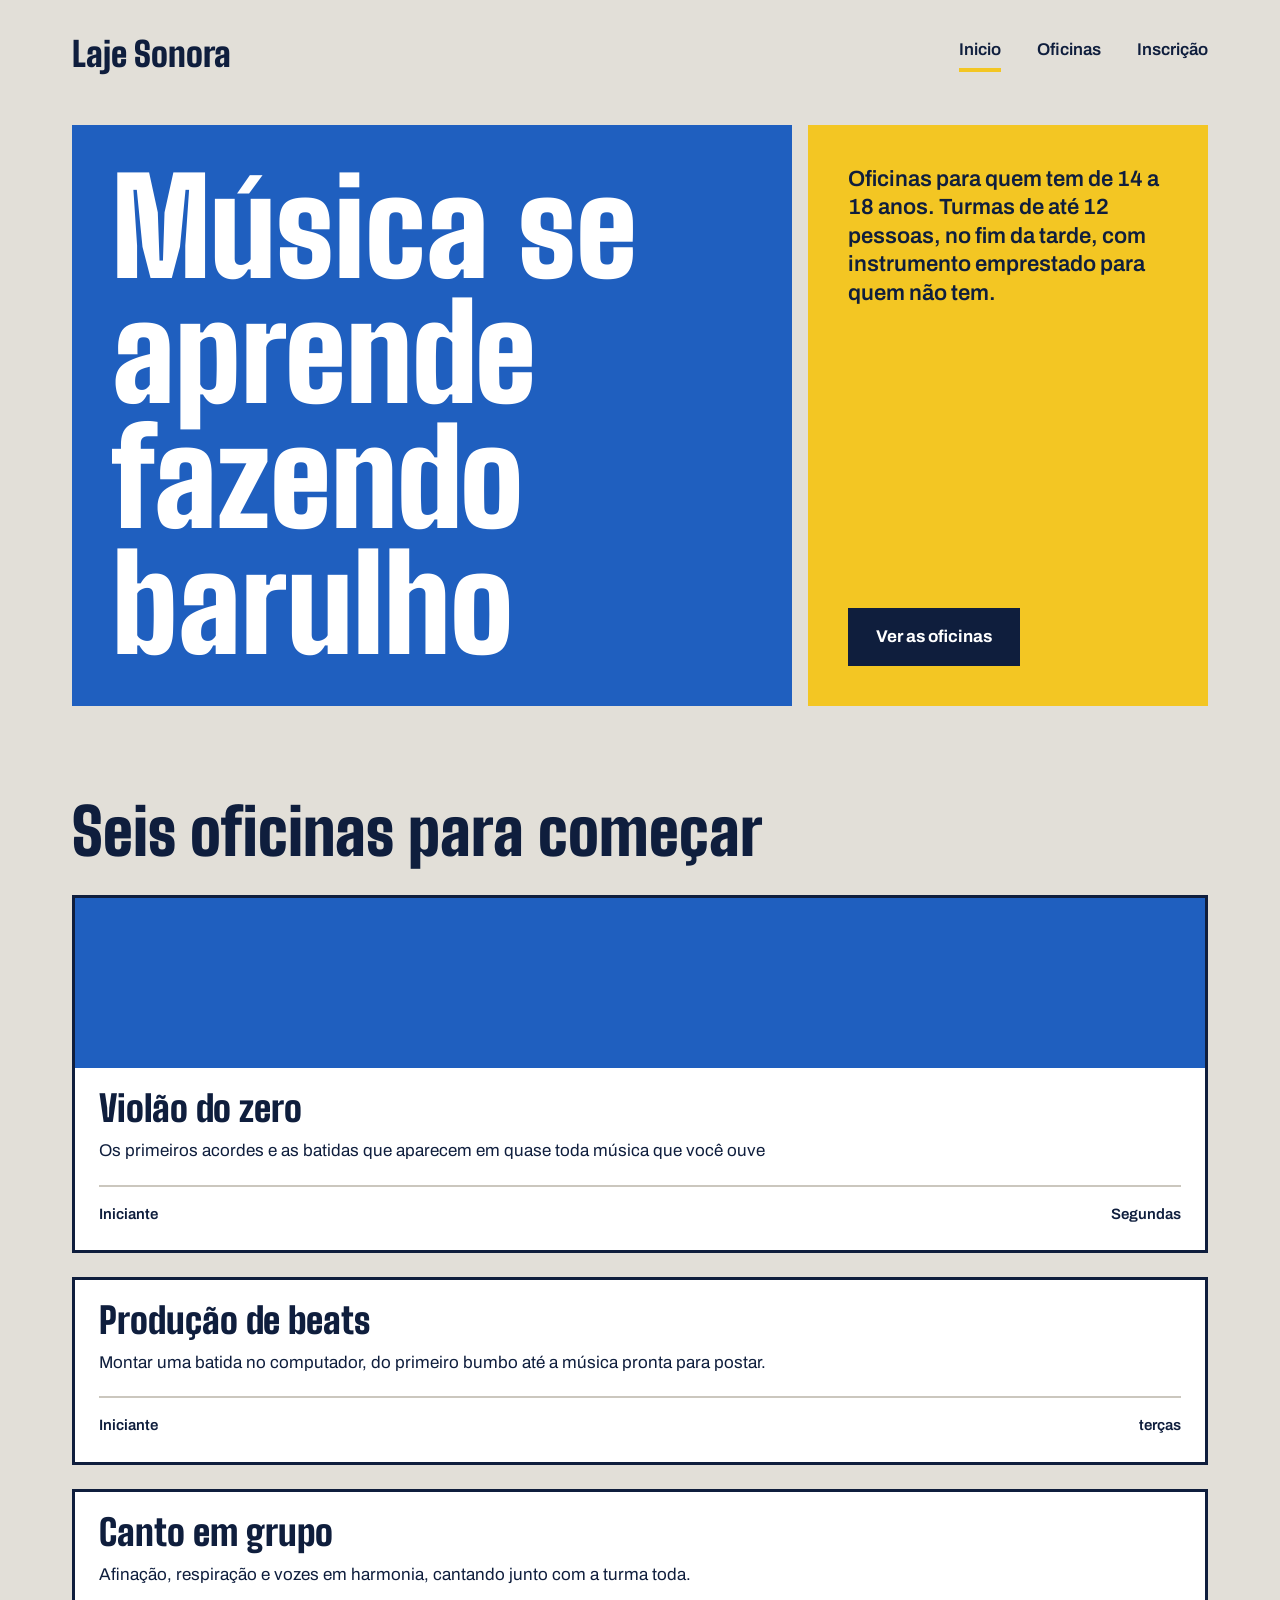
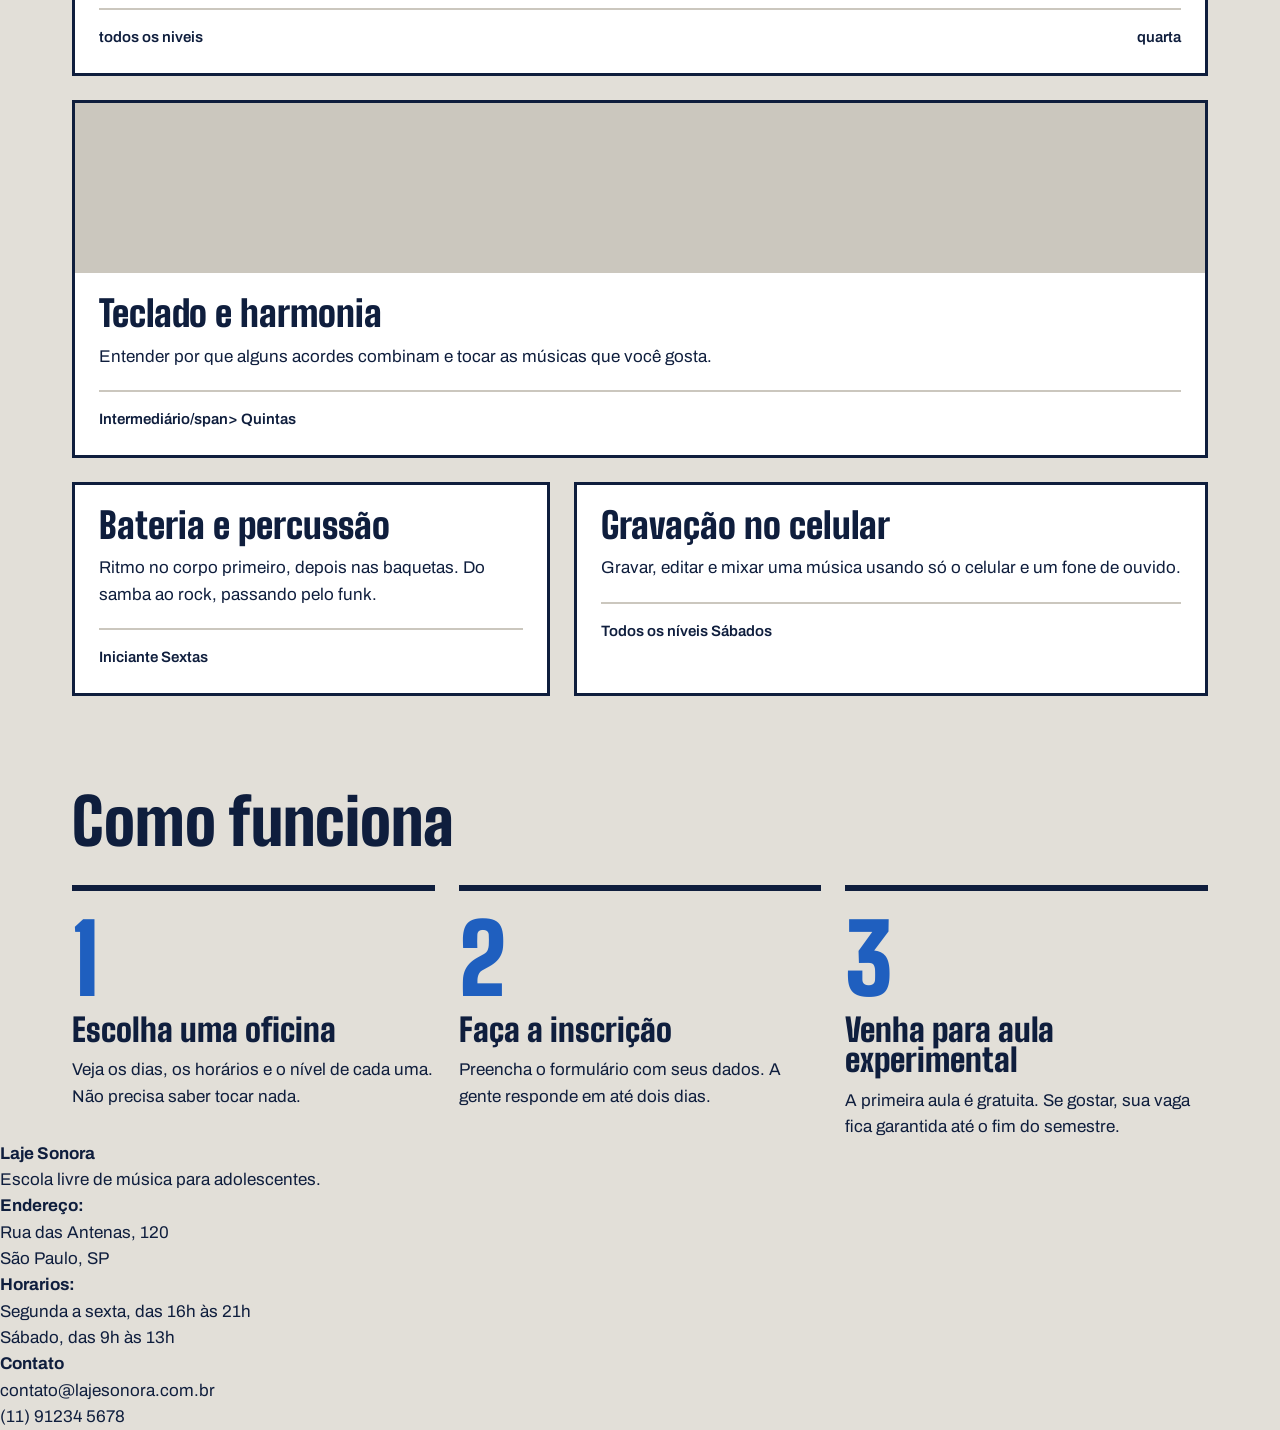
<file: index.html>
<!DOCTYPE html>
<html lang="pt-br">
<head>
    <meta charset="UTF-8">
    <meta name="viewport" content="width=device-width, initial-scale=1.0">

<link rel="preconnect" href="https://fonts.googleapis.com">
<link rel="preconnect" href="https://fonts.gstatic.com" crossorigin>
<link href="https://fonts.googleapis.com/css2?family=Archivo:ital,wght@0,100..900;1,100..900&family=Big+Shoulders:opsz,wght@10..72,100..900&display=swap" rel="stylesheet">

    <link rel="stylesheet" href="index.css">
    <title>Laje Sonora | Início</title>
    
</head>
<body>
    <header class="conteudo topo">
        <a href="index.html" class="logo">Laje Sonora</a>

        <nav class="menu">
            <a class="atual" href="./index.html">Inicio</a>
            <a href="./oficinas.html">Oficinas</a>
            <a href="./inscricao.html">Inscrição</a>
            
        </nav>
    </header>

    <main>
        <section class="conteudo cartazes">
            <div class="cartaz cartaz-principal">
                <h1>Música se aprende fazendo barulho</h1>
            </div>
            <div class="cartaz cartaz-lateral">
                <p>Oficinas para quem tem de 14 a 18 anos. Turmas de até 12 pessoas, no fim da tarde, com instrumento emprestado para quem não tem.</p>
                <a href="./oficinas.html" class="botao">Ver as oficinas</a>
            </div>
        </section>
        <section class="conteudo secao">
            <h2 class="titulo-secao">Seis oficinas para começar</h2>
            <div class="cards">
                <article class="card">
                    <div class="foto foto-azul"></div>
                    <div class="card-texto">
                        <h3>Violão do zero</h3>
                        <p> Os primeiros acordes e as batidas que aparecem em quase toda música que você ouve</p>
                        <div class="card-info">
                            <span>Iniciante</span>
                            <span>Segundas</span>
                        </div>
                    </div>
                </article>
                <div class="cards">
                    <article class="card">
                        <div class="foto-amarela"></div>
                        <div class="card-texto">
                            <h3>Produção de beats</h3>
                            <p>Montar uma batida no computador, do primeiro bumbo até a música pronta para postar.</p>
                            <div class="card-info">
                                <span>Iniciante</span>
                                <span>terças</span>
                            </div>
                        </div>
                    </article>
                    <div class="cards">
                        <article class="card">
                            <div class="foto-tinta"></div>
                            <div class="card-texto">
                                <h3>Canto em grupo</h3>
                                <p>Afinação, respiração e vozes em harmonia, cantando junto com a turma toda.</p>
                                <div class="card-info">
                                    <span>todos os niveis</span>
                                    <span>quarta</span>
                                </div>
                            </div>
                        </article>
                        <div class="cards">
                            <article class="card">
                                <div class="foto"></div>
                                <div class="card-texto">
                                    <h3>Teclado e harmonia</h3>
                                    <p>Entender por que alguns acordes combinam e tocar as músicas que você gosta.</p>
                                    <div class="card-info">
                                        <span>Intermediário/span>
                                        <span>Quintas</span>
                                    </div>
                                </div>
                            </article>
                            <div class="cards">
                                <article class="card">
                                    <div class="foto-azul"></div>
                                    <div class="card-texto">
                                        <h3>Bateria e percussão</h3>
                                        <p>Ritmo no corpo primeiro, depois nas baquetas. Do samba ao rock, passando pelo funk.</p>
                                        <div class="card-info">
                                            <span>Iniciante<span>
                                            <span>Sextas</span>
                                        </div>
                                    </div>
                                </article>
                                <div class="cards">
                                    <article class="card">
                                        <div class="foto-amarela"></div>
                                        <div class="card-texto">
                                            <h3>Gravação no celular</h3>
                                            <p>Gravar, editar e mixar uma música usando só o celular e um fone de ouvido.</p>
                                            <div class="card-info">
                                                <span>Todos os níveis<span>
                                                <span>Sábados</span>
                                            </div>
                                        </div>
                                    </article>
            </div>
        </section>
        <section class="conteudo secao ">
            <h2 class="titulo-secao">Como funciona</h2>
            <div class="passos">
                <div class="passo">
                    <p class="passo-numero">1</p>
                    <h3>Escolha uma oficina</h3>
                    <p>Veja os dias, os horários e o nível de cada uma. Não precisa saber tocar nada.</p>
                </div>
                <div class="passo">
                    <p class="passo-numero">2</p>
                    <h3>Faça a inscrição</h3>
                    <p>Preencha o formulário com seus dados. A gente responde em até dois dias.</p>
                </div>
                <div class="passo">
                    <p class="passo-numero">3</p>
                    <h3>Venha para aula experimental</h3>
                    <p>A primeira aula é gratuita. Se gostar, sua vaga fica garantida até o fim do semestre.</p>
                </div>
            </div>
        </section>
    </main>
    <footer class="radape">
        <div class="conteudo-rodape-colunas">
            <div class="rodape-coluna">
                <h4>Laje Sonora</h4>
                <p>Escola livre de música para adolescentes.</p>
            </div>
            <div class="rodape-coluna">
                <h4>Endereço:</h4>
                <p>Rua das Antenas, 120  <br>São Paulo, SP</p>
            </div>
            <div class="rodape-coluna">
                <h4>Horarios:</h4>
                <p>Segunda a sexta, das 16h às 21h <br>Sábado, das 9h às 13h</p>
            </div>
            <div class="rodape-coluna">
                <h4>Contato</h4>
                <p>contato@lajesonora.com.br <br>(11) 91234 5678</p>
            </div>
        </div>
</file>
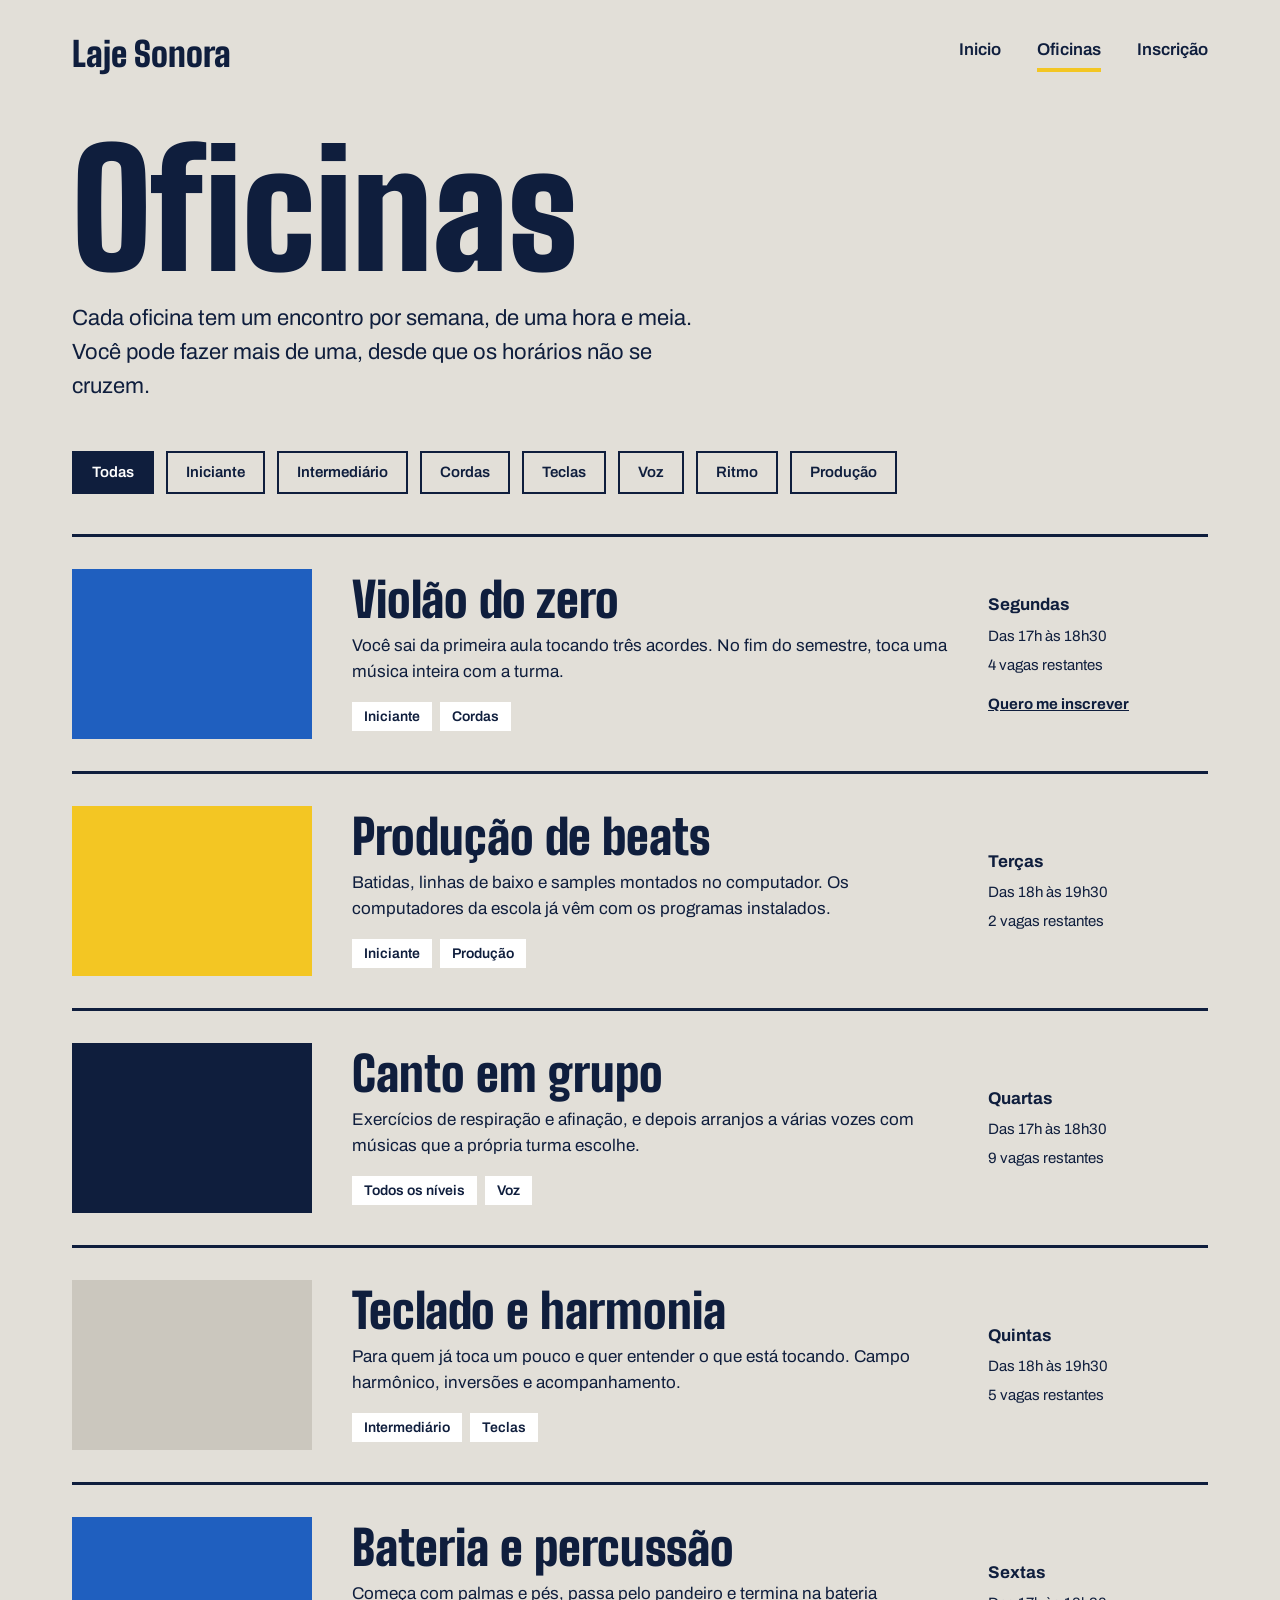
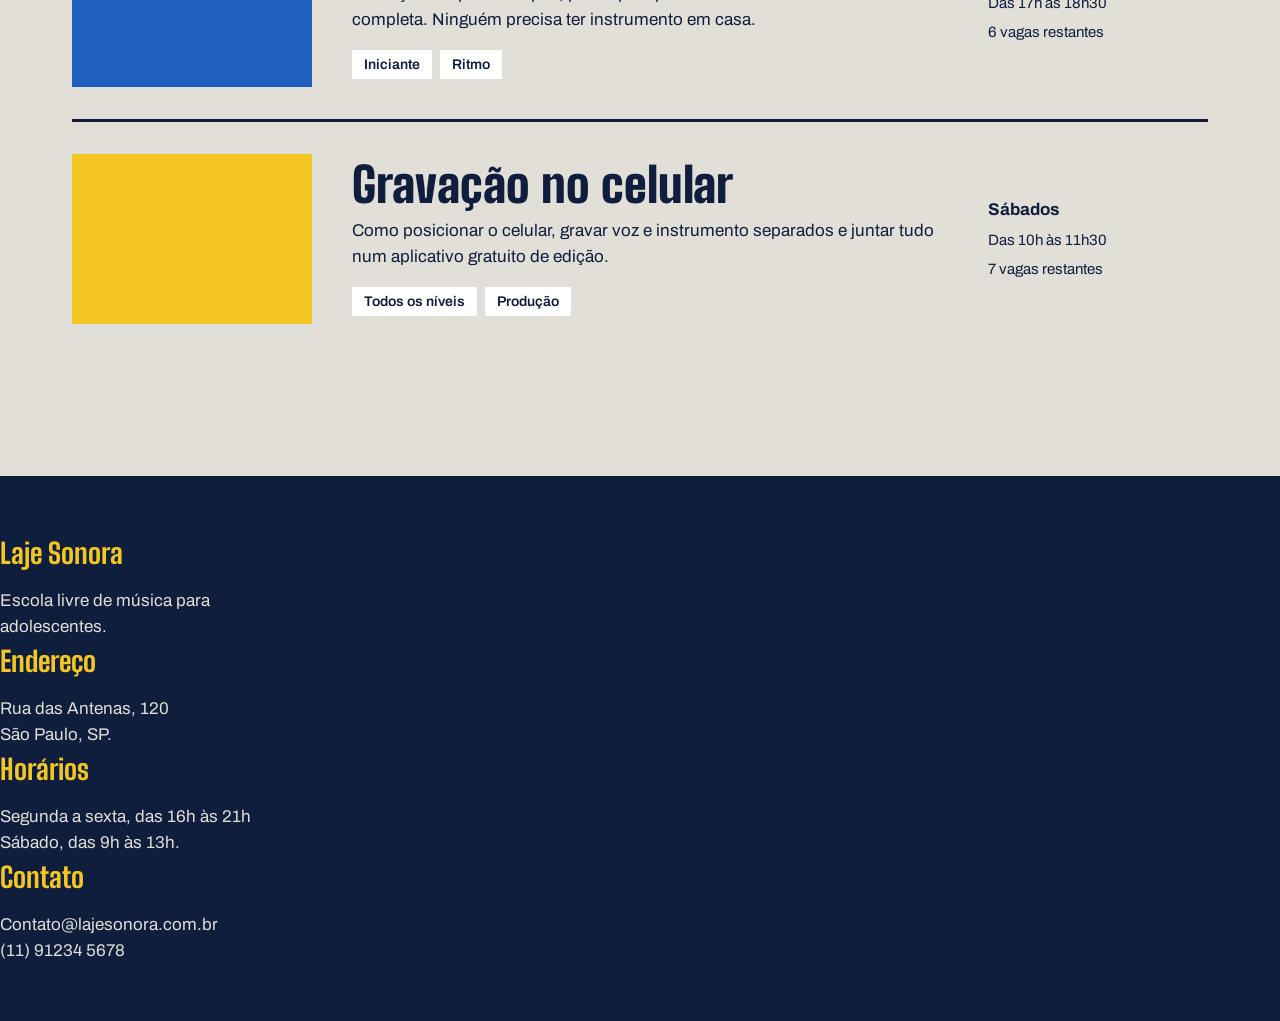
<file: oficinas.html>
<!DOCTYPE html>
<html lang="pt-br">
<head>
    <meta charset="UTF-8">
    <meta name="viewport" content="width=device-width, initial-scale=1.0">

<link rel="preconnect" href="https://fonts.googleapis.com">
<link rel="preconnect" href="https://fonts.gstatic.com" crossorigin>
<link href="https://fonts.googleapis.com/css2?family=Archivo:ital,wght@0,100..900;1,100..900&family=Big+Shoulders:opsz,wght@10..72,100..900&display=swap" rel="stylesheet">

    <link rel="stylesheet" href="oficinas.css">
    <title>Laje Sonora | Oficinas</title>
    
</head>
<body>
    <header class="conteudo topo">
        <a href="oficinas.html" class="logo">Laje Sonora</a>

        <nav class="menu">
            <a  href="./index.html">Inicio</a>
            <a href="./oficinas.html" class="atual">Oficinas</a>
            <a href="./inscricao.html">Inscrição</a>
          
        </nav>
    </header>

    <main class="conteudo">
       

    <h1 class="titulo-pagina">Oficinas</h1>

    <p class="subtitulo-pagina">
        Cada oficina tem um encontro por semana, de uma hora e meia.
        Você pode fazer mais de uma, desde que os horários não se cruzem.
    </p>

    <div class="filtros">
        <span class="filtro ativo">Todas</span>
        <span class="filtro">Iniciante</span>
        <span class="filtro">Intermediário</span>
        <span class="filtro">Cordas</span>
        <span class="filtro">Teclas</span>
        <span class="filtro">Voz</span>
        <span class="filtro">Ritmo</span>
        <span class="filtro">Produção</span>
    </div>

    <div class="lista">

     
        <article class="oficina">
            <div class="foto foto-azul"></div>

            <div class="oficina-texto">
                <h2>Violão do zero</h2>
                <p>
                    Você sai da primeira aula tocando três acordes.
                    No fim do semestre, toca uma música inteira com a turma.
                </p>

                <div class="etiquetas">
                    <span class="etiqueta">Iniciante</span>
                    <span class="etiqueta">Cordas</span>
                </div>
            </div>

            <div class="oficina-detalhes">
                <strong>Segundas</strong>
                <span>Das 17h às 18h30</span>
                <span>4 vagas restantes</span>
                <a href="inscricao.html">Quero me inscrever</a>
            </div>
        </article>

        
        <article class="oficina">
            <div class="foto foto-amarela"></div>

            <div class="oficina-texto">
                <h2>Produção de beats</h2>
                <p>
                    Batidas, linhas de baixo e samples montados no computador.
                    Os computadores da escola já vêm com os programas instalados.
                </p>

                <div class="etiquetas">
                    <span class="etiqueta">Iniciante</span>
                    <span class="etiqueta">Produção</span>
                </div>
            </div>

            <div class="oficina-detalhes">
                <strong>Terças</strong>
                <span>Das 18h às 19h30</span>
                <span>2 vagas restantes</span>
            </div>
        </article>


        <article class="oficina">
            <div class="foto foto-tinta"></div>

            <div class="oficina-texto">
                <h2>Canto em grupo</h2>
                <p>
                    Exercícios de respiração e afinação, e depois arranjos
                    a várias vozes com músicas que a própria turma escolhe.
                </p>

                <div class="etiquetas">
                    <span class="etiqueta">Todos os níveis</span>
                    <span class="etiqueta">Voz</span>
                </div>
            </div>

            <div class="oficina-detalhes">
                <strong>Quartas</strong>
                <span>Das 17h às 18h30</span>
                <span>9 vagas restantes</span>
            </div>
        </article>

       
        <article class="oficina">
            <div class="foto"></div>

            <div class="oficina-texto">
                <h2>Teclado e harmonia</h2>
                <p>
                    Para quem já toca um pouco e quer entender o que está
                    tocando. Campo harmônico, inversões e acompanhamento.
                </p>

                <div class="etiquetas">
                    <span class="etiqueta">Intermediário</span>
                    <span class="etiqueta">Teclas</span>
                </div>
            </div>

            <div class="oficina-detalhes">
                <strong>Quintas</strong>
                <span>Das 18h às 19h30</span>
                <span>5 vagas restantes</span>
            </div>
        </article>

    
        <article class="oficina">
            <div class="foto foto-azul"></div>

            <div class="oficina-texto">
                <h2>Bateria e percussão</h2>
                <p>
                    Começa com palmas e pés, passa pelo pandeiro
                    e termina na bateria completa. Ninguém precisa
                    ter instrumento em casa.
                </p>

                <div class="etiquetas">
                    <span class="etiqueta">Iniciante</span>
                    <span class="etiqueta">Ritmo</span>
                </div>
            </div>

            <div class="oficina-detalhes">
                <strong>Sextas</strong>
                <span>Das 17h às 18h30</span>
                <span>6 vagas restantes</span>
            </div>
        </article>

       
        <article class="oficina">
            <div class="foto foto-amarela"></div>

            <div class="oficina-texto">
                <h2>Gravação no celular</h2>
                <p>
                    Como posicionar o celular, gravar voz e instrumento
                    separados e juntar tudo num aplicativo gratuito de edição.
                </p>

                <div class="etiquetas">
                    <span class="etiqueta">Todos os níveis</span>
                    <span class="etiqueta">Produção</span>
                </div>
            </div>

            <div class="oficina-detalhes">
                <strong>Sábados</strong>
                <span>Das 10h às 11h30</span>
                <span>7 vagas restantes</span>
            </div>
        </article>

    </div>
</main>

   

    <footer class="rodape">
        <div class="rodape-coluna">
            <h4>Laje Sonora</h4>
            <p>Escola livre de música para <br> adolescentes.</p>
        </div>
        <div class="rodape-coluna">
            <h4>Endereço</h4>
            <p>Rua das Antenas, 120 <br> São Paulo, SP.</p>
        </div>
        <div class="rodape-coluna">
            <h4>Horários</h4>
            <p>Segunda a sexta, das 16h às 21h <br> Sábado, das 9h às 13h.</p>
        </div>
        <div class="rodape-coluna">
            <h4>Contato</h4>
            <p>Contato@lajesonora.com.br <br>(11) 91234 5678</p>
           
        </div>
    </footer>


    
</body>
</html>
</file>
<file: index.css>
*{
    margin: 0;
    padding: 0;
    box-sizing: border-box;
}

:root {
    --concreto: #E2DFD8;
    --concreto-escuro: #CBC7BE;
    --tinta: #0F1E3D;
    --caixa-dagua: #1F5FBF;
    --fita: #F3C623;
    --branco: #FFFFFF;

    --fonte-cartaz: "Big Shoulders", "Arial Narrow", sans-serif;
    --fonte-texto: "Archivo", Arial, sans-serif;
}

body {
    background: var(--concreto);
    color: var(--tinta);
    font-family: var(--fonte-texto);
    font-size: 17px;
    line-height: 1.55;
}

a {
    color: inherit;
}

h1, h2, h3 {
    font-family: var(--fonte-cartaz);
    font-weight: 900;
    line-height: 0.95;

}

.conteudo{
    max-width: 1200px;
    margin-inline: auto;
    padding-inline: 32px;
}

.topo{
    padding-block: 28px;
    display: flex;
    justify-content: space-between;
    align-items: center;
}

.logo{
    font-family: var(--fonte-cartaz);
    font-size: 34px;
    font-weight: 900;
    text-decoration: none;
}

.menu{
    display: flex;
    gap: 36px;
}

.menu a{
    font-weight: 600;
    text-decoration: none;
    padding-bottom: 4px;
    border-bottom: 4px solid transparent;
}

.menu a:hover {
    border-bottom-color: var(--tinta);
}

.menu a.atual{
    border-bottom-color: var(--fita);
}

.cartazes {
    margin-top: 16px;
    display: flex;
    gap: 16px;
}

.cartaz{
    padding: 40px;
}

.cartaz-principal{
    background: var(--caixa-dagua);
    color: var(--branco);
    flex: 2;
}

.cartaz-principal h1{
    font-size: 132px;
    max-width: 9ch;
}

.cartaz-lateral {
    background: var(--fita);
    flex: 1;
    display: flex;
    flex-direction: column;
    justify-content: space-between;
    gap: 32px;
    align-items: flex-start;
}

.cartaz-lateral p{
    font-size: 22px;
    font-weight: 600;
    line-height: 1.3;
}

.botao{
    background: var(--tinta);
    color: var(--branco);
    font-weight: 700;
    text-decoration: none;
    padding: 16px 28px;
    border: none;
    font-size: 17px;
    font-family: var(--fonte-texto);
    cursor: pointer;
}

.botao:hover {
    background: var(--caixa-dagua);
}


.secao { margin-top: 96px; }
.titulo-secao { font-size: 64px; margin-bottom: 32px; }
.cards { display: flex; flex-wrap: wrap; gap: 24px; }
.card { background-color: var(--branco); border: 3px solid var(--tinta); flex: 1 1 340px; }
.card .foto { height: 170px; }
 
.foto { background-color: var(--concreto-escuro); }
.foto-azul { background-color: var(--caixa-dagua); }
.foto-amarela { background-color: var(--fita); }
.foto-tinta { background-color: var(--tinta); }
 
.card-texto { padding: 24px; }
.card h3 { font-size: 36px; margin-bottom: 12px; }
.card-info { margin-top: 20px; padding-top: 16px; border-top: 2px solid var(--concreto-escuro); font-weight: 600; font-size: 15px; display: flex; justify-content: space-between; }
 
.passos { display: flex; gap: 24px; }
.passo { border-top: 6px solid var(--tinta); padding-top: 20px; flex: 1; }
.passo-numero { font-family: var(--fonte-cartaz); font-size: 96px; font-weight: 900; line-height: 1; color: var(--caixa-dagua); }
.passo h3 { font-size: 32px; margin-block: 8px 12px; }
 
.rodape { margin-top: 120px; background-color: var(--tinta); color: var(--concreto); padding-block: 56px; }
.rodape-colunas { display: flex; gap: 40px; }
.rodape-coluna { flex: 1; }
.rodape h4 { font-family: var(--fonte-cartaz); font-size: 28px; color: var(--fita); margin-bottom: 12px; }
 

.rodape-colunas {
    display: flex;
    gap: 40px;
}


.rodape-coluna {
    flex: 1;
}


.rodape h4 {
    font-family: var(--fonte-cartaz);
    font-size: 28px;
    color: var(--fita);
    margin-bottom: 12px;
}
</file>
<file: oficinas.css>
*{
    margin: 0;
    padding: 0;
    box-sizing: border-box;
}

:root {
    --concreto: #E2DFD8;
    --concreto-escuro: #CBC7BE;
    --tinta: #0F1E3D;
    --caixa-dagua: #1F5FBF;
    --fita: #F3C623;
    --branco: #FFFFFF;

    --fonte-cartaz: "Big Shoulders", "Arial Narrow", sans-serif;
    --fonte-texto: "Archivo", Arial, sans-serif;
}



body {
    background-color: var(--concreto);
    color: var(--tinta);
    font-family: var(--fonte-texto);
    font-size: 17px;
    line-height: 1.55;
}

a {
    color: inherit;
}

h1, h2, h3 {
    font-family: var(--fonte-cartaz);
    font-weight: 900;
    line-height: 0.95;
}

.conteudo {
    max-width: 1200px;
    margin-inline: auto;
    padding-inline: 32px;
}

.topo {
    padding-block: 28px;
    display: flex;
    justify-content: space-between;
    align-items: center;
}

.logo {
    font-family: var(--fonte-cartaz);
    font-size: 34px;
    font-weight: 900;
    text-decoration: none;
}

.menu {
    display: flex;
    gap: 36px;
}

.menu a {
    font-weight: 600;
    text-decoration: none;
    padding-bottom: 4px;
    border-bottom: 4px solid transparent;
}

.menu a:hover {
    border-bottom-color: var(--tinta);
}

.menu a.atual {
    border-bottom-color: var(--fita);
}

.rodape {
    margin-top: 120px;
    background-color: var(--tinta);
    color: var(--concreto);
    padding-block: 56px;
}

.rodape-colunas {
    display: flex;
    gap: 40px;
}

.rodape-coluna {
    flex: 1;
}

.rodape h4 {
    font-family: var(--fonte-cartaz);
    font-size: 28px;
    color: var(--fita);
    margin-bottom: 12px;
}

.foto {
    background-color: var(--concreto-escuro);
}

.foto-azul {
    background-color: var(--caixa-dagua);
}

.foto-amarela {
    background-color: var(--fita);
}

.foto-tinta {
    background-color: var(--tinta);
}

.titulo-pagina {
    font-size: 160px;
    margin-top: 24px;
}

.subtitulo-pagina {
    font-size: 22px;
    max-width: 640px;
    margin-top: 16px;
}

.filtros {
    margin-top: 48px;
    display: flex;
    flex-wrap: wrap;
    gap: 12px;
}

.filtro {
    border: 2px solid var(--tinta);
    padding: 8px 18px;
    font-weight: 600;
    font-size: 15px;
}

.filtro.ativo {
    background-color: var(--tinta);
    color: var(--branco);
}

.lista {
    margin-top: 40px;
}

.oficina {
    padding-block: 32px;
    border-top: 3px solid var(--tinta);
    display: flex;
    align-items: center;
    gap: 40px;
}

.oficina .foto {
    width: 240px;
    height: 170px;
    flex-shrink: 0;
}

.oficina-texto {
    flex: 1;
}

.oficina h2 {
    font-size: 48px;
    margin-bottom: 10px;
}

.etiquetas {
    margin-top: 16px;
    display: flex;
    gap: 8px;
}

.etiqueta {
    background-color: var(--branco);
    padding: 4px 12px;
    font-size: 14px;
    font-weight: 600;
}

.oficina-detalhes {
    width: 220px;
    font-size: 15px;
    display: flex;
    flex-direction: column;
    gap: 6px;
}

.oficina-detalhes strong {
    font-size: 17px;
}

.oficina-detalhes a {
    margin-top: 10px;
    font-weight: 700;
}
</file>
